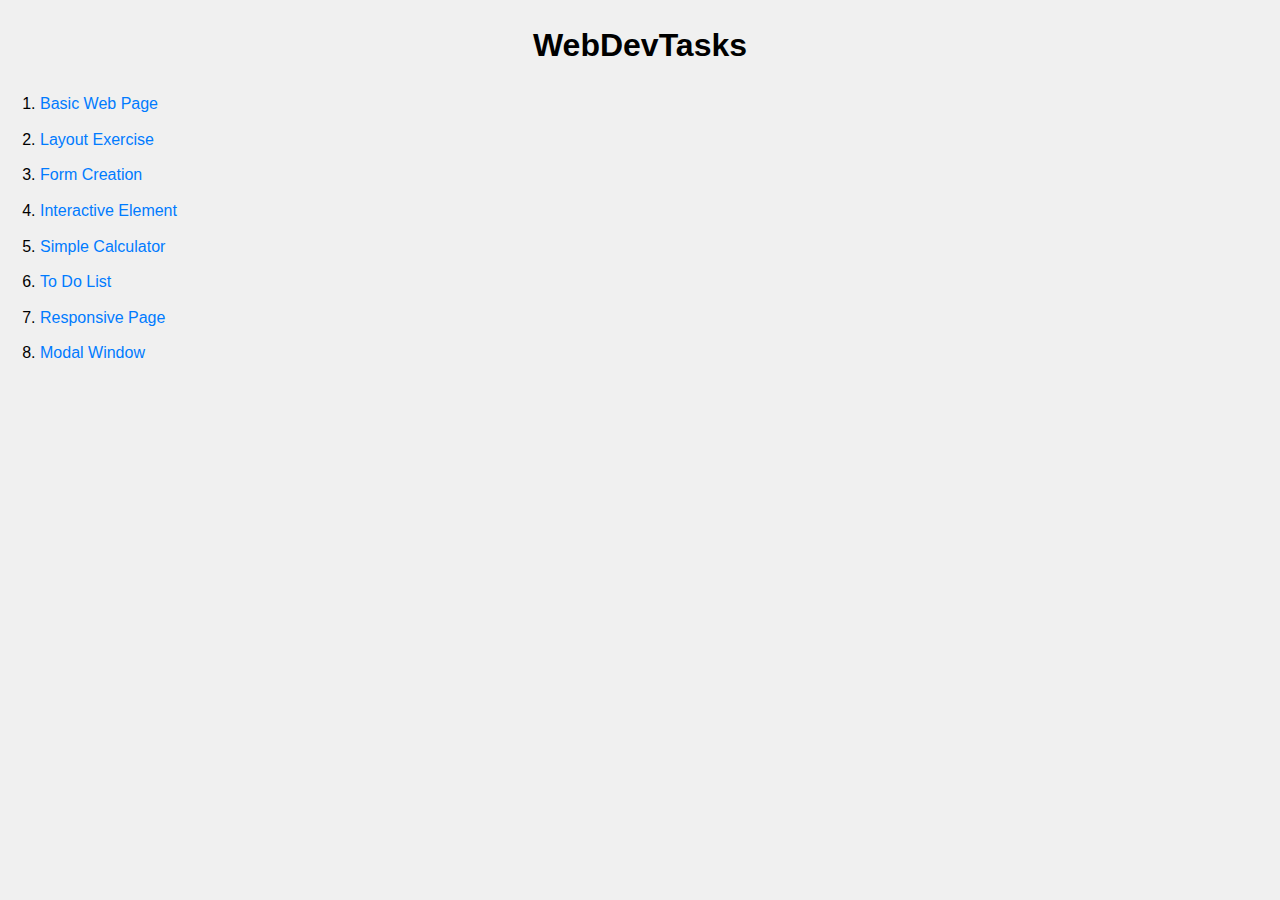
<file: index.html>
<!DOCTYPE html>
<html lang="en">
<head>
    <meta charset="UTF-8">
    <meta name="viewport" content="width=device-width, initial-scale=1.0">
    <title>WebDevTasks</title>
    <style>

body, h1, ol, li {
    margin: 0;
    padding: 0;
  }
  
  body {
    font-family: Arial, sans-serif;
    background-color: #f0f0f0;
    color: #000000;
    line-height: 1.6;
    padding: 20px;
  }
  
  h1 {
    text-align: center;
    margin-bottom: 20px;
  }
  
  ol {
    list-style-type: decimal;
    margin-left: 20px;
  }
  
  li {
    margin-bottom: 10px;
  }
  
  a {
    color: #007bff;
    text-decoration: none;
  }
  
  a:hover {
    text-decoration: underline;
  }
  
  button {
    background-color: #007bff;
    color: #fff;
    border: none;
    padding: 10px 20px;
    border-radius: 5px;
    cursor: pointer;
    margin-top: 20px;
  }


    </style>
</head>
<body>
    <h1>WebDevTasks</h1>
    <ol type="1">
        <li><a href="./Basic_Web_Page/index.html" >Basic Web Page</a></li>
        <li><a href="./Layout_Exercise/index.html">Layout Exercise</a></li>
        <li><a href="./Form_Creation/index.html" >Form Creation</a></li>
        <li><a href="./Interactive_Element/index.html" >Interactive Element</a></li>
        <li><a href="./Simple_Calculator/index.html" >Simple Calculator</a></li>
        <li><a href="./ToDoList/index.html" >To Do List</a></li>
        <li><a href="./Responsive_Page/index.html" >Responsive Page</a></li>
        <li><a href="./Modal_Window/index.html" >Modal Window</a></li>
    </ol>
</body>
</html>
</file>
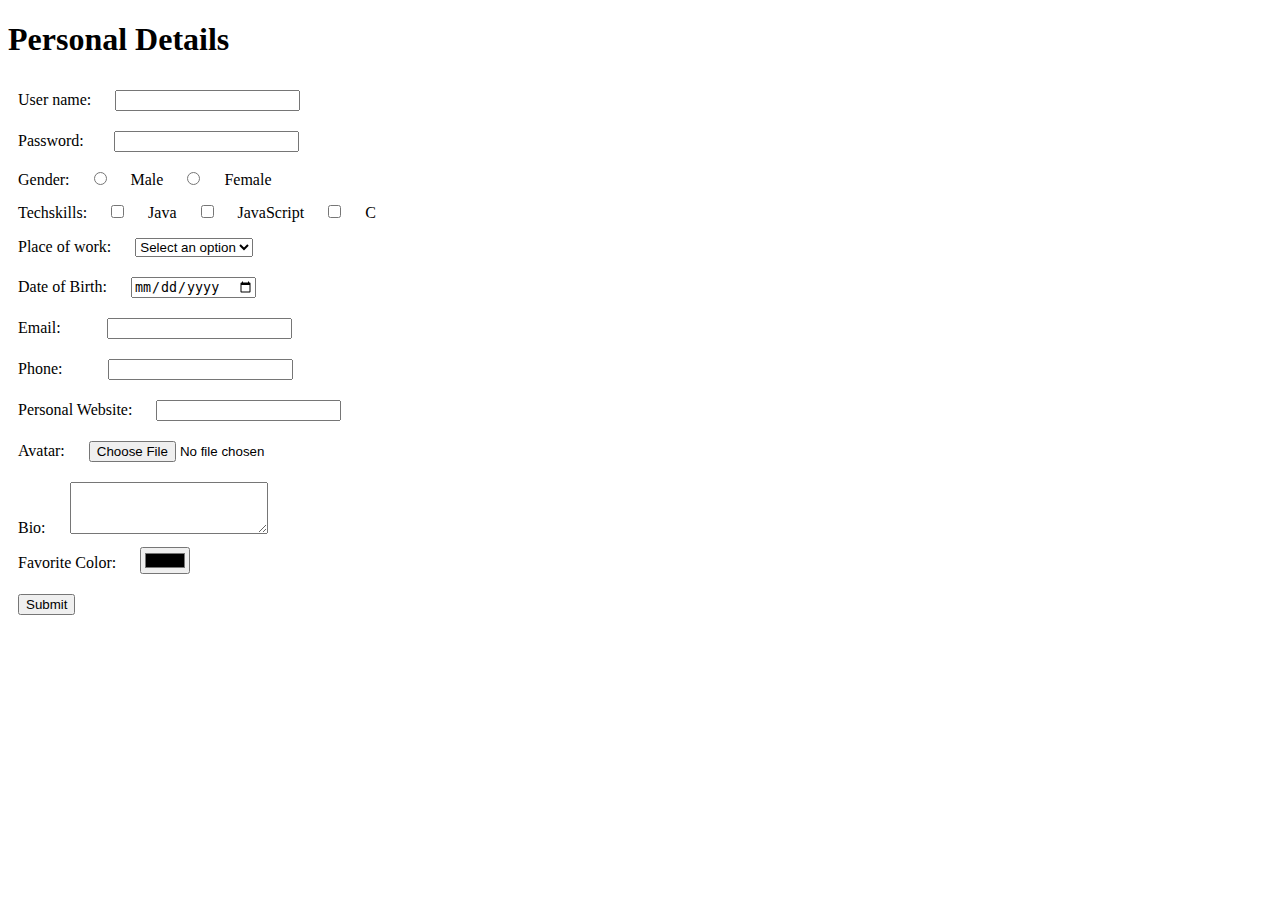
<file: Form_Creation/index.html>
<!DOCTYPE html>
<html lang="en">
<head>
    <meta charset="UTF-8">
    <meta name="viewport" content="width=device-width, initial-scale=1.0">
    <title>Form-creation</title>
    <link rel="stylesheet" href="./style.css">
</head>
<body>
    <h1>Personal Details</h1>
    <form>
        <label for="username" class="form-element">User name:</label>
        <input type="text" id="username" name="username" required minlength="3" class="form-element">
        <br>
        <label for="password" class="form-element">Password:</label>
        <input type="password" id="password" name="password" required minlength="8" class="form-element">

        <br>

        <label class="form-element">Gender:</label>
        <input type="radio" id="male" name="gender" value="Male" required class="form-element">
        <label for="male" class="form-element">Male</label>
        <input type="radio" id="female" name="gender" value="Female" required class="form-element">
        <label for="female" class="form-element">Female</label>

        <br>

        <label class="form-element">Techskills:</label>
        <input type="checkbox" id="java" name="techskills" value="Java" class="form-element">
        <label for="java" class="form-element">Java</label>
        <input type="checkbox" id="javascript" name="techskills" value="JavaScript" class="form-element">
        <label for="javascript" class="form-element">JavaScript</label>
        <input type="checkbox" id="c" name="techskills" value="C" class="form-element">
        <label for="c" class="form-element">C</label>

        <br>

        <label for="work" class="form-element">Place of work:</label>
        <select name="placeofwork" id="work" required class="form-element">
            <option value="">Select an option</option>
            <option value="Chennai">Chennai</option>
            <option value="Coimbatore">Coimbatore</option>
            <option value="Bangalore">Bangalore</option>
            <option value="Delhi">Delhi</option>
        </select>

        <br>

        <label for="birthday" class="form-element">Date of Birth:</label>
        <input type="date" id="birthday" name="birthday" required class="form-element">

        <br>

        <label for="email" class="form-element">Email:</label>
        <input type="email" id="email" name="email" required class="form-element">

        <br>

        <label for="phone" class="form-element">Phone:</label>
        <input type="tel" id="phone" name="phone" pattern="[0-9]{10}" required class="form-element">

        <br>

        <label for="website" class="form-element">Personal Website:</label>
        <input type="url" id="website" name="website" required class="form-element">

        <br>

        <label for="avatar" class="form-element">Avatar:</label>
        <input type="file" id="avatar" name="avatar" accept="image/*" class="form-element">

        <br>

        <label for="bio" class="form-element">Bio:</label>
        <textarea id="bio" name="bio" required class="form-element"></textarea>

        <br>

        <label for="color" class="form-element">Favorite Color:</label>
        <input type="color" id="color" name="color" class="form-element">

        <br>

        <input type="submit" value="Submit" class="form-element">
    </form>
</body>
</html>
</file>
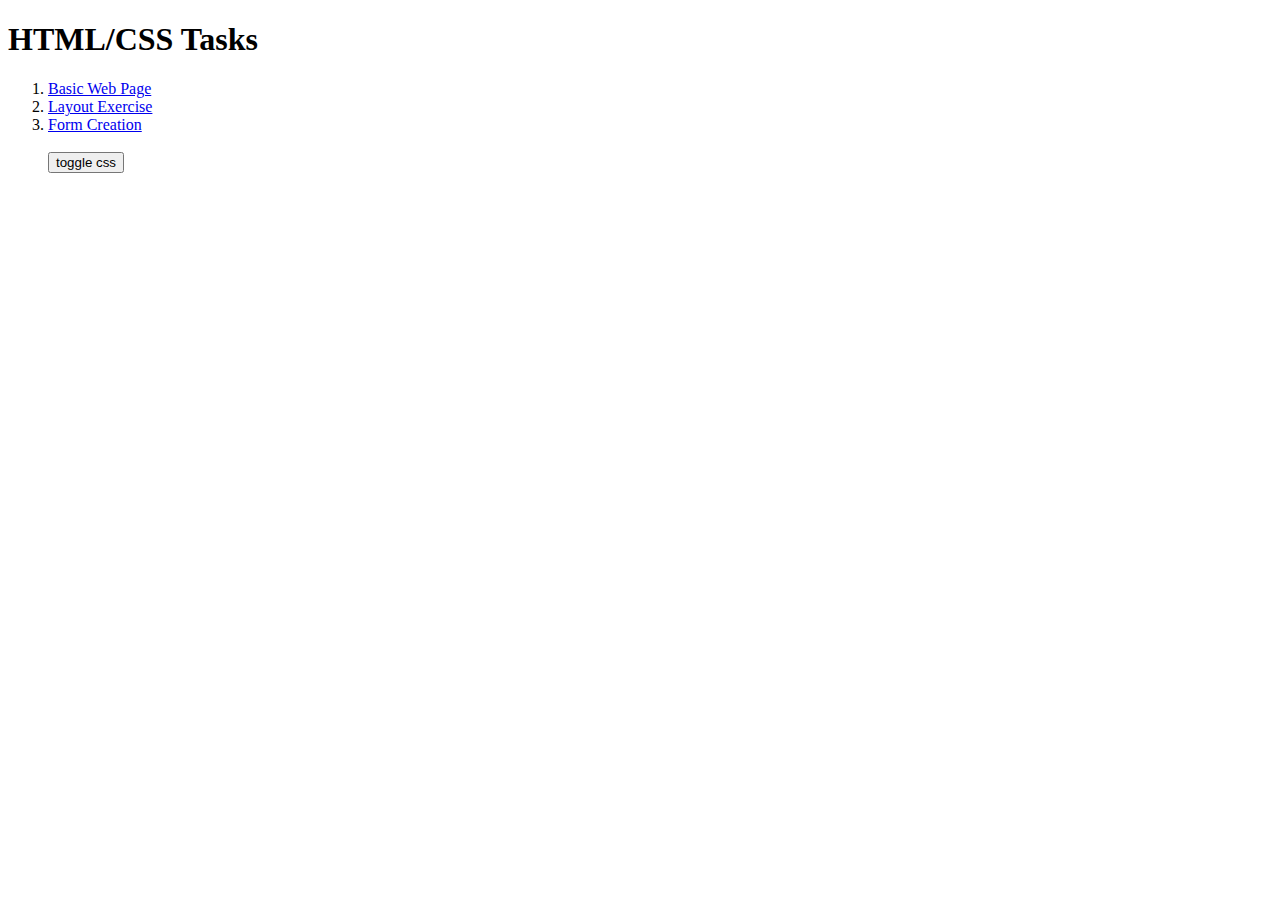
<file: Interactive_Element/index.html>
<!DOCTYPE html>
<html lang="en">
<head id="head">
    <meta charset="UTF-8">
    <meta name="viewport" content="width=device-width, initial-scale=1.0">
    <title>Toggle CSS</title>
    <script src="./backgroundchange.js"></script>
</head>
<body>
    <h1>HTML/CSS Tasks</h1>
    <ol type="1">
        <li><a href="#">Basic Web Page</a></li>
        <li><a href="#">Layout Exercise</a></li>
        <li><a href="#">Form Creation</a></li>
        <br>
        <button onclick="addCSS()" id="button">toggle css</button>
    </ol>
</body>
</html>
</file>
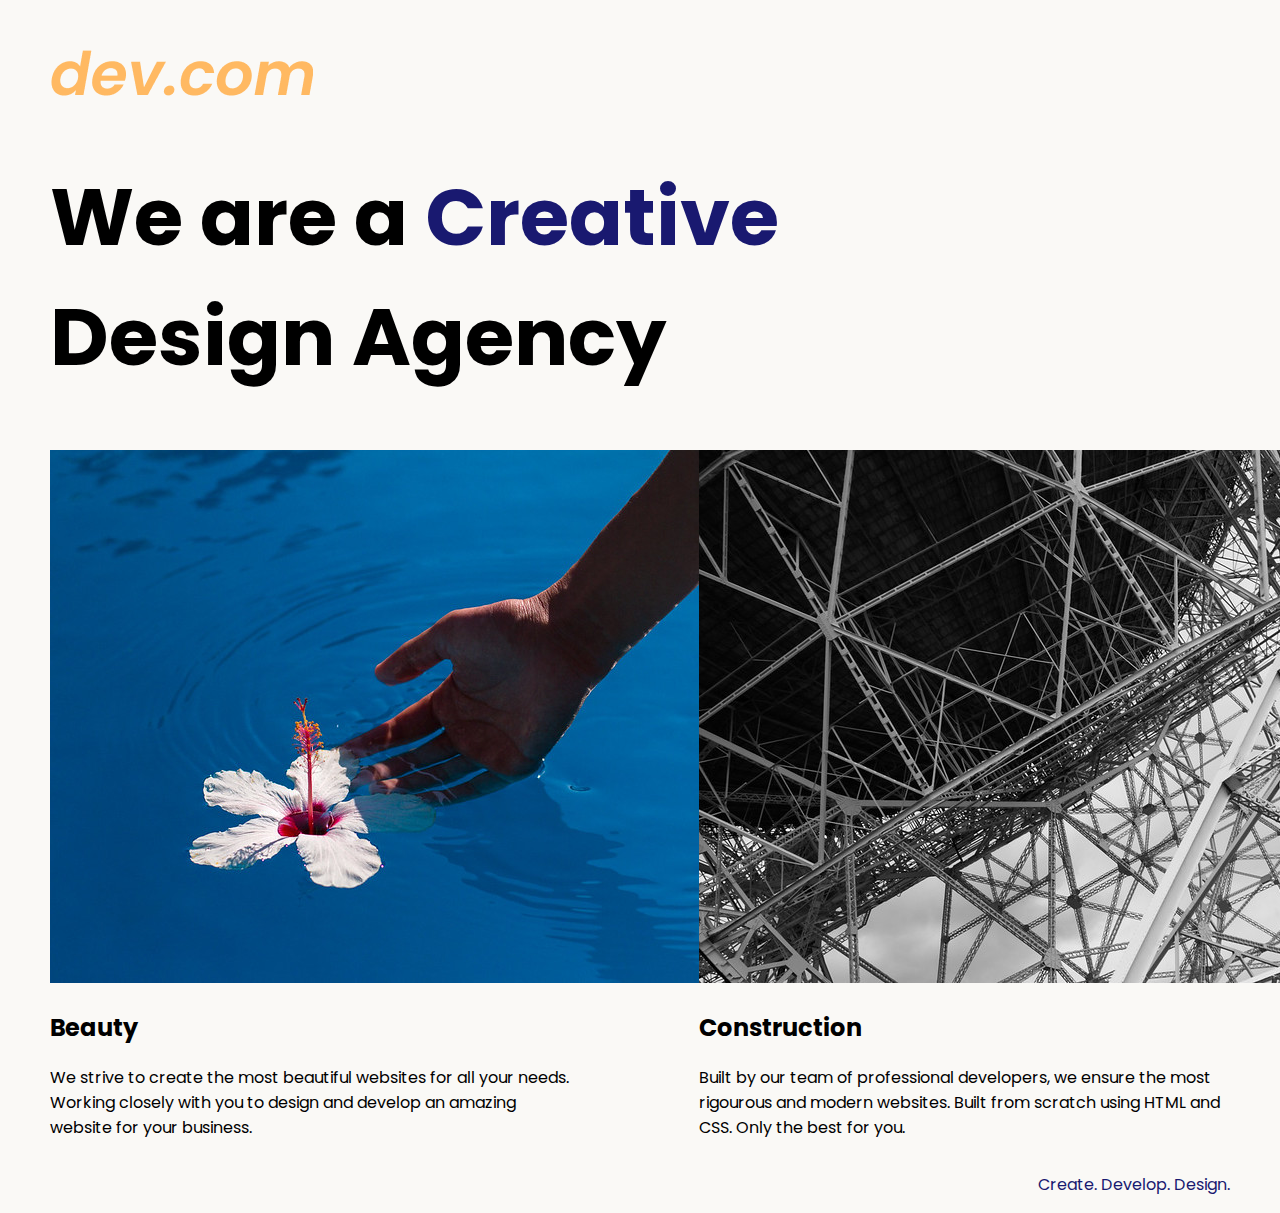
<file: Layout_Exercise/index.html>
<!DOCTYPE html>
<html lang="en">

<head>
  <meta charset="UTF-8">
  <meta name="viewport" content="width=device-width, initial-scale=1.0">
  <title>Agency</title>
  <link rel="stylesheet" href="./style.css">
  <link rel="preconnect" href="https://fonts.googleapis.com">
  <link rel="preconnect" href="https://fonts.gstatic.com" crossorigin>
  <link href="https://fonts.googleapis.com/css2?family=Poppins:wght@400;700&display=swap" rel="stylesheet">
</head>

<body>
  <div class="main">
    <img class="logo" src="./assets/images/logo.png" alt="logo">
    <h1>We are a <span class="creative">Creative</span> <br/>Design Agency</h1>
    <div class="left card"><img class="tile-image" src="./assets/images/beautiful.jpg" alt="hand and flower in water">
      <h2 class="card-title">Beauty</h2>
      <p class="card-text">We strive to create the most beautiful websites for all your needs. Working closely with you
        to
        design and
        develop an amazing website for your business.</p>
    </div>

    <div class="right card"><img class="tile-image" src="./assets/images/construction.jpg" alt="metal structure">
      <h2 class="card-title">Construction</h2>
      <p>Built by our team of professional developers, we ensure the most rigourous and modern websites. Built from
        scratch using HTML and CSS. Only the best for you.</p>
    </div>

  </div>
  <footer>
    <p>Create. Develop. Design.</p>
  </footer>
</body>

</html>
</file>
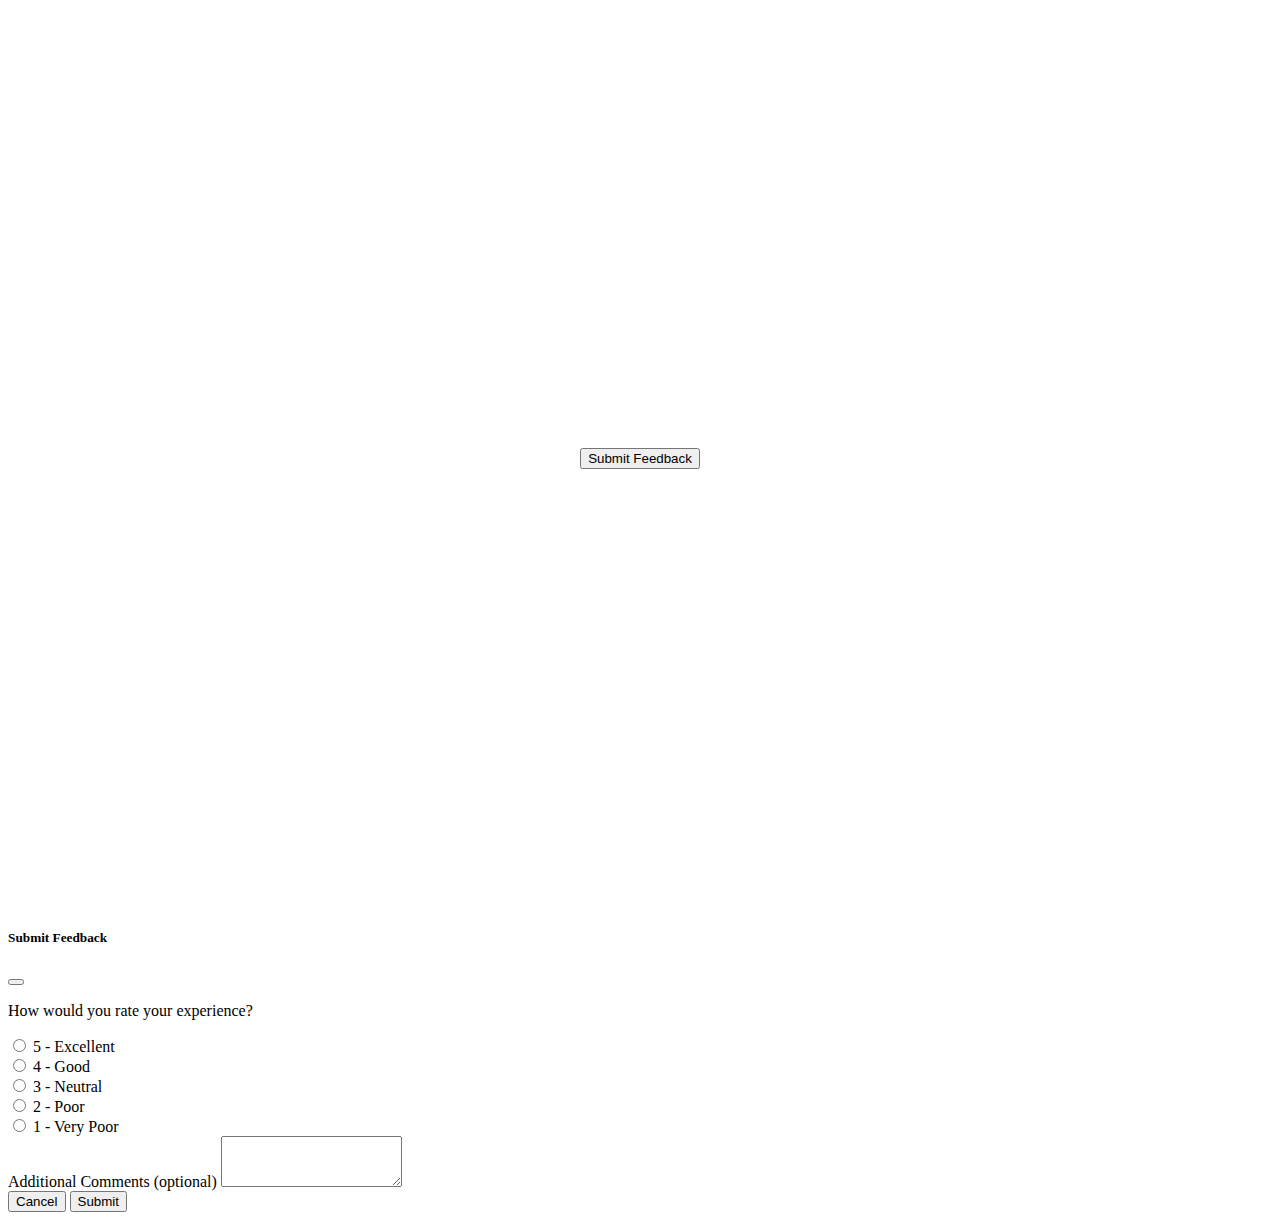
<file: Modal_Window/index.html>
<!DOCTYPE html>
<html lang="en">
<head>
    <meta charset="UTF-8">
    <meta name="viewport" content="width=device-width, initial-scale=1.0">
    <title>Document</title>
    <link href="https://cdn.jsdelivr.net/npm/bootstrap@5.0.2/dist/css/bootstrap.min.css" rel="stylesheet" integrity="sha384-EVSTQN3/azprG1Anm3QDgpJLIm9Nao0Yz1ztcQTwFspd3yD65VohhpuuCOmLASjC" crossorigin="anonymous">
    <style>
      .center-button {
          display: flex;
          justify-content: center;
          align-items: center;
          height: 100vh;
      }
  </style>
</head>
<body>
  <div class="center-button">
  <button type="button" class="btn btn-primary" data-bs-toggle="modal" data-bs-target="#feedbackModal">
    Submit Feedback
</button></div>
<div class="modal fade" id="feedbackModal" tabindex="-1" aria-labelledby="feedbackModalLabel" aria-hidden="true">
    <div class="modal-dialog modal-dialog-centered">
        <div class="modal-content">
            <div class="modal-header">
                <h5 class="modal-title" id="feedbackModalLabel">Submit Feedback</h5>
                <button type="button" class="btn-close" data-bs-dismiss="modal" aria-label="Close"></button>
            </div>
            <div class="modal-body">
                <p>How would you rate your experience?</p>
                <div class="form-check">
                    <input class="form-check-input" type="radio" name="rating" id="rating1" value="5">
                    <label class="form-check-label" for="rating1">5 - Excellent</label>
                </div>
                <div class="form-check">
                    <input class="form-check-input" type="radio" name="rating" id="rating2" value="4">
                    <label class="form-check-label" for="rating2">4 - Good</label>
                </div>
                <div class="form-check">
                    <input class="form-check-input" type="radio" name="rating" id="rating3" value="3">
                    <label class="form-check-label" for="rating3">3 - Neutral</label>
                </div>
                <div class="form-check">
                    <input class="form-check-input" type="radio" name="rating" id="rating4" value="2">
                    <label class="form-check-label" for="rating4">2 - Poor</label>
                </div>
                <div class="form-check">
                    <input class="form-check-input" type="radio" name="rating" id="rating5" value="1">
                    <label class="form-check-label" for="rating5">1 - Very Poor</label>
                </div>
                <div class="form-group mt-3">
                    <label for="feedbackText">Additional Comments (optional)</label>
                    <textarea class="form-control" id="feedbackText" rows="3"></textarea>
                </div>
            </div>
            <div class="modal-footer">
                <button type="button" class="btn btn-secondary" data-bs-dismiss="modal">Cancel</button>
                <button type="button" class="btn btn-primary">Submit</button>
            </div>
        </div>
    </div>
</div>
<script src="https://cdn.jsdelivr.net/npm/@popperjs/core@2.9.2/dist/umd/popper.min.js" integrity="sha384-IQsoLXl5PILFhosVNubq5LC7Qb9DXgDA9i+tQ8Zj3iwWAwPtgFTxbJ8NT4GN1R8p" crossorigin="anonymous"></script>
<script src="https://cdn.jsdelivr.net/npm/bootstrap@5.0.2/dist/js/bootstrap.min.js" integrity="sha384-cVKIPhGWiC2Al4u+LWgxfKTRIcfu0JTxR+EQDz/bgldoEyl4H0zUF0QKbrJ0EcQF" crossorigin="anonymous"></script>
<script src="https://cdn.jsdelivr.net/npm/bootstrap@5.0.2/dist/js/bootstrap.bundle.min.js" integrity="sha384-MrcW6ZMFYlzcLA8Nl+NtUVF0sA7MsXsP1UyJoMp4YLEuNSfAP+JcXn/tWtIaxVXM" crossorigin="anonymous"></script>
</body>
</html>
</file>
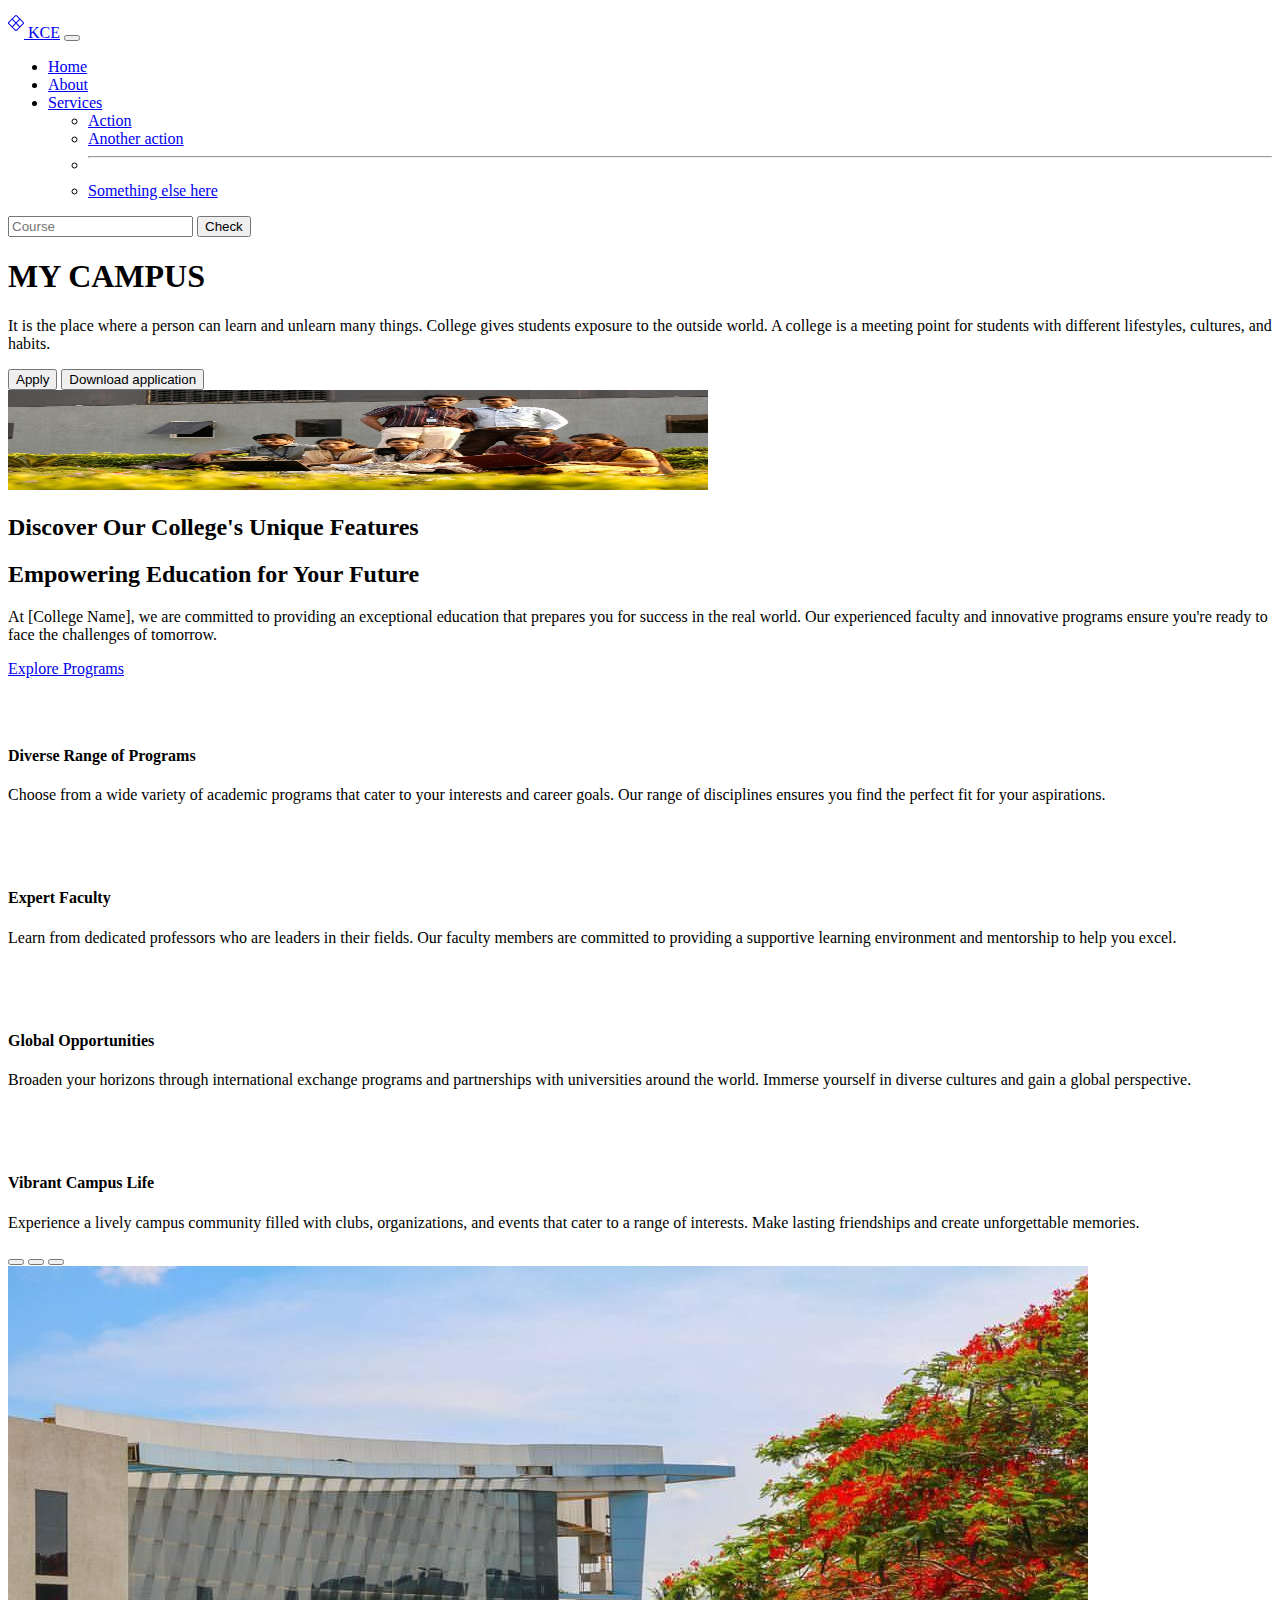
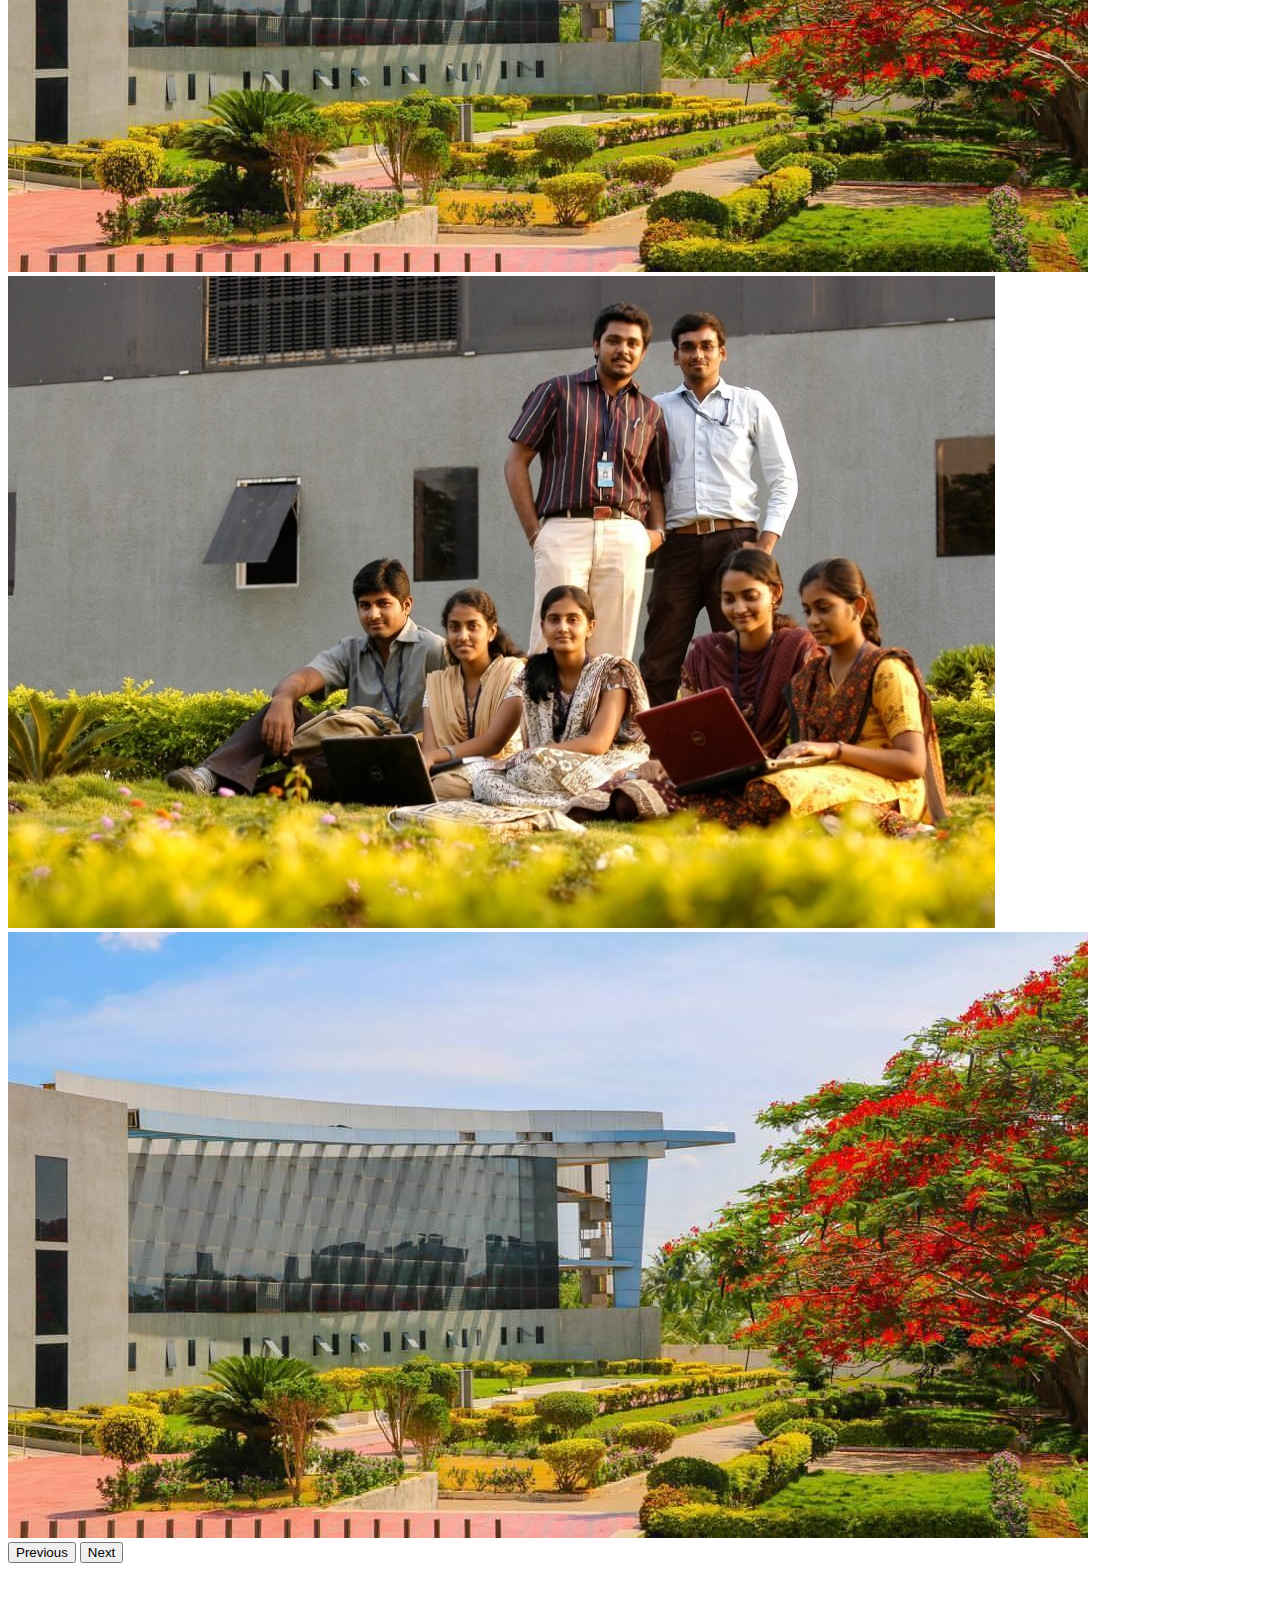
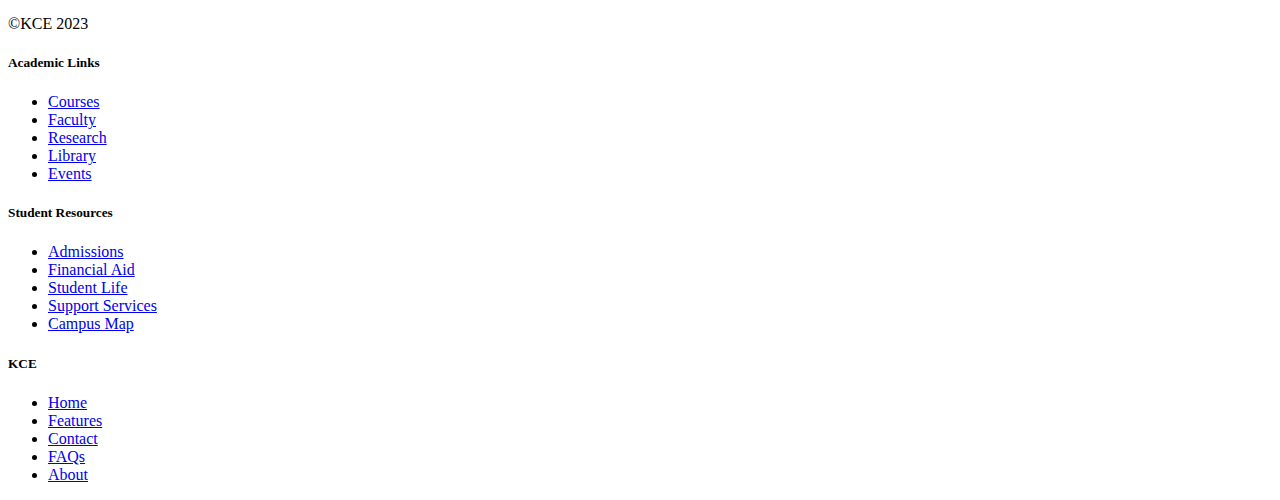
<file: Responsive_Page/index.html>
<!DOCTYPE html>
<html lang="en">

<head>
  <meta charset="UTF-8">
  <meta name="viewport" content="width=device-width, initial-scale=1.0">
  <title>Responsive_Page</title>
  <link href="https://cdn.jsdelivr.net/npm/bootstrap@5.3.0-alpha2/dist/css/bootstrap.min.css" rel="stylesheet"
    integrity="sha384-aFq/bzH65dt+w6FI2ooMVUpc+21e0SRygnTpmBvdBgSdnuTN7QbdgL+OapgHtvPp" crossorigin="anonymous">
</head>

<style>
.feature-icon-small {
  width: 3rem;
  height: 3rem;
}</style>
<body>
  <nav class="navbar navbar-expand-lg bg-body-tertiary">
    <div class="container-fluid">
      <a class="navbar-brand" href="#"><svg xmlns="http://www.w3.org/2000/svg" width="16" height="30" fill="currentColor" class="bi bi-x-diamond" viewBox="0 0 16 16">
        <path d="M7.987 16a1.526 1.526 0 0 1-1.07-.448L.45 9.082a1.531 1.531 0 0 1 0-2.165L6.917.45a1.531 1.531 0 0 1 2.166 0l6.469 6.468A1.526 1.526 0 0 1 16 8.013a1.526 1.526 0 0 1-.448 1.07l-6.47 6.469A1.526 1.526 0 0 1 7.988 16zM7.639 1.17 4.766 4.044 8 7.278l3.234-3.234L8.361 1.17a.51.51 0 0 0-.722 0zM8.722 8l3.234 3.234 2.873-2.873c.2-.2.2-.523 0-.722l-2.873-2.873L8.722 8zM8 8.722l-3.234 3.234 2.873 2.873c.2.2.523.2.722 0l2.873-2.873L8 8.722zM7.278 8 4.044 4.766 1.17 7.639a.511.511 0 0 0 0 .722l2.874 2.873L7.278 8z"/>
      </svg> KCE</a>
      <button class="navbar-toggler" type="button" data-bs-toggle="collapse" data-bs-target="#navbarSupportedContent" aria-controls="navbarSupportedContent" aria-expanded="false" aria-label="Toggle navigation">
        <span class="navbar-toggler-icon"></span>
      </button>
      <div class="collapse navbar-collapse" id="navbarSupportedContent">
        <ul class="navbar-nav me-auto mb-2 mb-lg-0">
          <li class="nav-item">
            <a class="nav-link active" aria-current="page" href="#">Home</a>
          </li>
          <li class="nav-item">
            <a class="nav-link" href="#">About</a>
          </li>
          <li class="nav-item dropdown">
            <a class="nav-link dropdown-toggle" href="#" role="button" data-bs-toggle="dropdown" aria-expanded="false">
              Services
            </a>
            <ul class="dropdown-menu">
              <li><a class="dropdown-item" href="#">Action</a></li>
              <li><a class="dropdown-item" href="#">Another action</a></li>
              <li><hr class="dropdown-divider"></li>
              <li><a class="dropdown-item" href="#">Something else here</a></li>
            </ul>
          </li>
        </ul>
        <form class="d-flex" role="search">
          <input class="form-control me-2" type="search" placeholder="Course" aria-label="Search">
          <button class="btn btn-outline-success" type="submit">Check</button>
        </form>
      </div>
    </div>
  </nav>
  <div class="px-4 pt-5 my-5 text-center border-bottom">
    <h1 class="display-4 fw-bold text-body-emphasis">MY CAMPUS</h1>
    <div class="col-lg-6 mx-auto">
      <p class="lead mb-4">It is the place where a person can learn and unlearn many things. College gives students exposure to the outside world. A college is a meeting point for students with different lifestyles, cultures, and habits.</p>
      <div class="d-grid gap-2 d-sm-flex justify-content-sm-center mb-5">
        <button type="button" class="btn btn-primary btn-lg px-4 me-sm-3">Apply</button>
        <button type="button" class="btn btn-outline-secondary btn-lg px-4">Download application</button>
      </div>
    </div>
    <div class="overflow-hidden" style="max-height: 30vh;">
      <div class="container px-5">
        <img src="./assets/students.jpg" class="img-fluid border rounded-3 shadow-lg mb-4" alt="stundentsimage" width="700" height="100" loading="lazy">
      </div>
    </div>
  </div>
  <div class="container px-4 py-5">
    <h2 class="pb-2 border-bottom">Discover Our College's Unique Features</h2>

    <div class="row row-cols-1 row-cols-md-2 align-items-md-center g-5 py-5">
      <div class="col d-flex flex-column align-items-start gap-2">
        <h2 class="fw-bold text-body-emphasis">Empowering Education for Your Future</h2>
        <p class="text-body-secondary">At [College Name], we are committed to providing an exceptional education that prepares you for success in the real world. Our experienced faculty and innovative programs ensure you're ready to face the challenges of tomorrow.</p>
        <a href="#" class="btn btn-primary btn-lg">Explore Programs</a>
      </div>

      <div class="col">
        <div class="row row-cols-1 row-cols-sm-2 g-4">
          <div class="col d-flex flex-column gap-2">
            <div class="feature-icon-small d-inline-flex align-items-center justify-content-center text-bg-primary bg-gradient fs-4 rounded-3">
              <img src="./assets/bus-front.svg" alt="programs" height="30">
            </div>
            <h4 class="fw-semibold mb-0 text-body-emphasis">Diverse Range of Programs</h4>
            <p class="text-body-secondary">Choose from a wide variety of academic programs that cater to your interests and career goals. Our range of disciplines ensures you find the perfect fit for your aspirations.</p>
          </div>

          <div class="col d-flex flex-column gap-2">
            <div class="feature-icon-small d-inline-flex align-items-center justify-content-center text-bg-primary bg-gradient fs-4 rounded-3">
              <img src="./assets/briefcase.svg" alt="Opportunities" height="30">
            </div>
            <h4 class="fw-semibold mb-0 text-body-emphasis">Expert Faculty</h4>
            <p class="text-body-secondary">Learn from dedicated professors who are leaders in their fields. Our faculty members are committed to providing a supportive learning environment and mentorship to help you excel.</p>
          </div>

          <div class="col d-flex flex-column gap-2">
            <div class="feature-icon-small d-inline-flex align-items-center justify-content-center text-bg-primary bg-gradient fs-4 rounded-3">
              <img src="./assets/chat-square-heart.svg" alt="experience" height="30">
            </div>
            <h4 class="fw-semibold mb-0 text-body-emphasis">Global Opportunities</h4>
            <p class="text-body-secondary">Broaden your horizons through international exchange programs and partnerships with universities around the world. Immerse yourself in diverse cultures and gain a global perspective.</p>
          </div>

          <div class="col d-flex flex-column gap-2">
            <div class="feature-icon-small d-inline-flex align-items-center justify-content-center text-bg-primary bg-gradient fs-4 rounded-3">
              <img src="./assets/chat-square-heart.svg" alt="campus" height="30">
            </div>
            <h4 class="fw-semibold mb-0 text-body-emphasis">Vibrant Campus Life</h4>
            <p class="text-body-secondary">Experience a lively campus community filled with clubs, organizations, and events that cater to a range of interests. Make lasting friendships and create unforgettable memories.</p>
          </div>
        </div>
      </div>
    </div>
  </div>
  <div class="container">
    <div id="carouselExampleIndicators" class="carousel slide">
      <div class="carousel-indicators">
        <button type="button" data-bs-target="#carouselExampleIndicators" data-bs-slide-to="0" class="active"
          aria-current="true" aria-label="Slide 1"></button>
        <button type="button" data-bs-target="#carouselExampleIndicators" data-bs-slide-to="1"
          aria-label="Slide 2"></button>
        <button type="button" data-bs-target="#carouselExampleIndicators" data-bs-slide-to="2"
          aria-label="Slide 3"></button>
      </div>
      <div class="carousel-inner">
        <div class="carousel-item active">
          <img src="./assets/auditorium.jpg" class="d-block w-100" alt="auditorium">
        </div>
        <div class="carousel-item">
          <img src="./assets/students.jpg" class="d-block w-100" alt="students">
        </div>
        <div class="carousel-item">
          <img src="./assets/auditorium.jpg" class="d-block w-100" alt="auditorium">
        </div>
      </div>
      <button class="carousel-control-prev" type="button" data-bs-target="#carouselExampleIndicators"
        data-bs-slide="prev">
        <span class="carousel-control-prev-icon" aria-hidden="true"></span>
        <span class="visually-hidden">Previous</span>
      </button>
      <button class="carousel-control-next" type="button" data-bs-target="#carouselExampleIndicators"
        data-bs-slide="next">
        <span class="carousel-control-next-icon" aria-hidden="true"></span>
        <span class="visually-hidden">Next</span>
      </button>
    </div>
  </div>

  <div class="container">
    <footer class="row row-cols-1 row-cols-sm-2 row-cols-md-5 py-5 my-5 border-top">
      <div class="col mb-3">
        <a href="/" class="d-flex align-items-center mb-3 link-body-emphasis text-decoration-none">
          <svg class="bi me-2" width="40" height="32">
            <use xlink:href="#bootstrap"></use>
          </svg>
        </a>
        <p class="text-body-secondary">©KCE 2023</p>
      </div>

      <div class="col mb-3">
      </div>
                <div class="col mb-3">
                    <h5>Academic Links</h5>
                    <ul class="nav flex-column">
                        <li class="nav-item mb-2"><a href="#" class="nav-link p-0 text-body-secondary">Courses</a></li>
                        <li class="nav-item mb-2"><a href="#" class="nav-link p-0 text-body-secondary">Faculty</a></li>
                        <li class="nav-item mb-2"><a href="#" class="nav-link p-0 text-body-secondary">Research</a></li>
                        <li class="nav-item mb-2"><a href="#" class="nav-link p-0 text-body-secondary">Library</a></li>
                        <li class="nav-item mb-2"><a href="#" class="nav-link p-0 text-body-secondary">Events</a></li>
                    </ul>
                </div>
    
                <div class="col mb-3">
                    <h5>Student Resources</h5>
                    <ul class="nav flex-column">
                        <li class="nav-item mb-2"><a href="#" class="nav-link p-0 text-body-secondary">Admissions</a></li>
                        <li class="nav-item mb-2"><a href="#" class="nav-link p-0 text-body-secondary">Financial Aid</a></li>
                        <li class="nav-item mb-2"><a href="#" class="nav-link p-0 text-body-secondary">Student Life</a></li>
                        <li class="nav-item mb-2"><a href="#" class="nav-link p-0 text-body-secondary">Support Services</a></li>
                        <li class="nav-item mb-2"><a href="#" class="nav-link p-0 text-body-secondary">Campus Map</a></li>
                    </ul>
                </div>

      <div class="col mb-3">
        <h5>KCE</h5>
        <ul class="nav flex-column">
          <li class="nav-item mb-2"><a href="#" class="nav-link p-0 text-body-secondary">Home</a></li>
          <li class="nav-item mb-2"><a href="#" class="nav-link p-0 text-body-secondary">Features</a></li>
          <li class="nav-item mb-2"><a href="#" class="nav-link p-0 text-body-secondary">Contact</a></li>
          <li class="nav-item mb-2"><a href="#" class="nav-link p-0 text-body-secondary">FAQs</a></li>
          <li class="nav-item mb-2"><a href="#" class="nav-link p-0 text-body-secondary">About</a></li>
        </ul>
      </div>
    </footer>
  </div>


<script src="https://cdn.jsdelivr.net/npm/bootstrap@5.3.1/dist/js/bootstrap.bundle.min.js" integrity="sha384-HwwvtgBNo3bZJJLYd8oVXjrBZt8cqVSpeBNS5n7C8IVInixGAoxmnlMuBnhbgrkm" crossorigin="anonymous"></script>
</body>

</html>
</file>
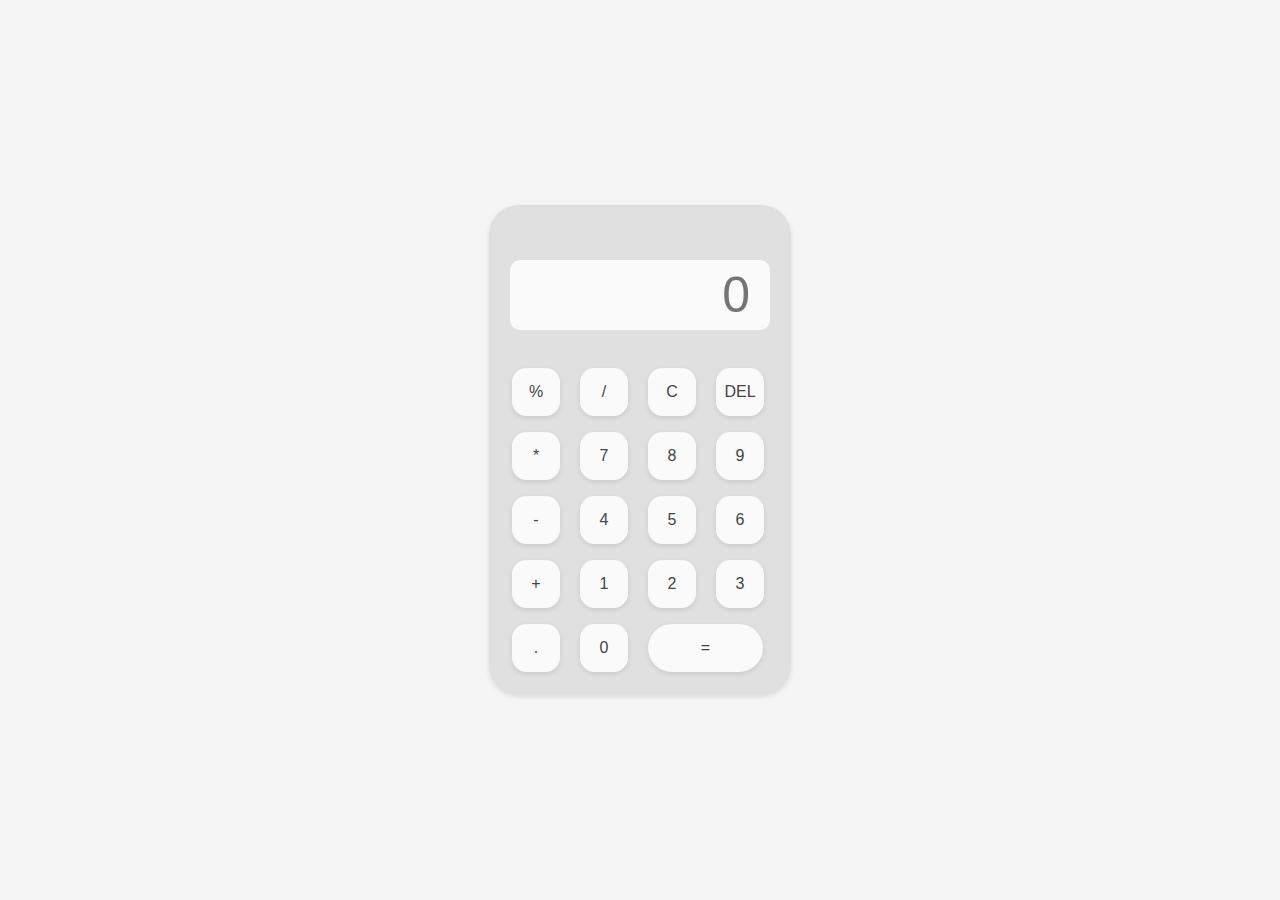
<file: Simple_Calculator/index.html>
<!DOCTYPE html>
<html lang="en">
<head>
  <meta charset="UTF-8">
  <meta name="viewport" content="width=device-width, initial-scale=1.0">
  <link rel="stylesheet" href="style.css">
  <title>Calculator</title>
</head>
<body>
  <div class="container">
    <div class="calculator">
      <input type="text" placeholder="0" id="output-screen">
      <button onclick="appendToDisplay('%')">%</button>
      <button onclick="appendToDisplay('/')">/</button>
      <button onclick="clearDisplay()">C</button>
      <button onclick="del()">DEL</button>
      <button onclick="appendToDisplay('*')">*</button>
      <button onclick="appendToDisplay('7')">7</button>
      <button onclick="appendToDisplay('8')">8</button>
      <button onclick="appendToDisplay('9')">9</button>
      <button onclick="appendToDisplay('-')">-</button>
      <button onclick="appendToDisplay('4')">4</button>
      <button onclick="appendToDisplay('5')">5</button>
      <button onclick="appendToDisplay('6')">6</button>
      <button onclick="appendToDisplay('+')">+</button>
      <button onclick="appendToDisplay('1')">1</button>
      <button onclick="appendToDisplay('2')">2</button>
      <button onclick="appendToDisplay('3')">3</button>
      <button onclick="appendToDisplay('.')">.</button>
      <button onclick="appendToDisplay('0')">0</button>
      <button onclick="calculateResult()" class="equal" id="equals">=</button>
    </div>
  </div>
  <script src="script.js"></script>
</body>
</html>
</file>
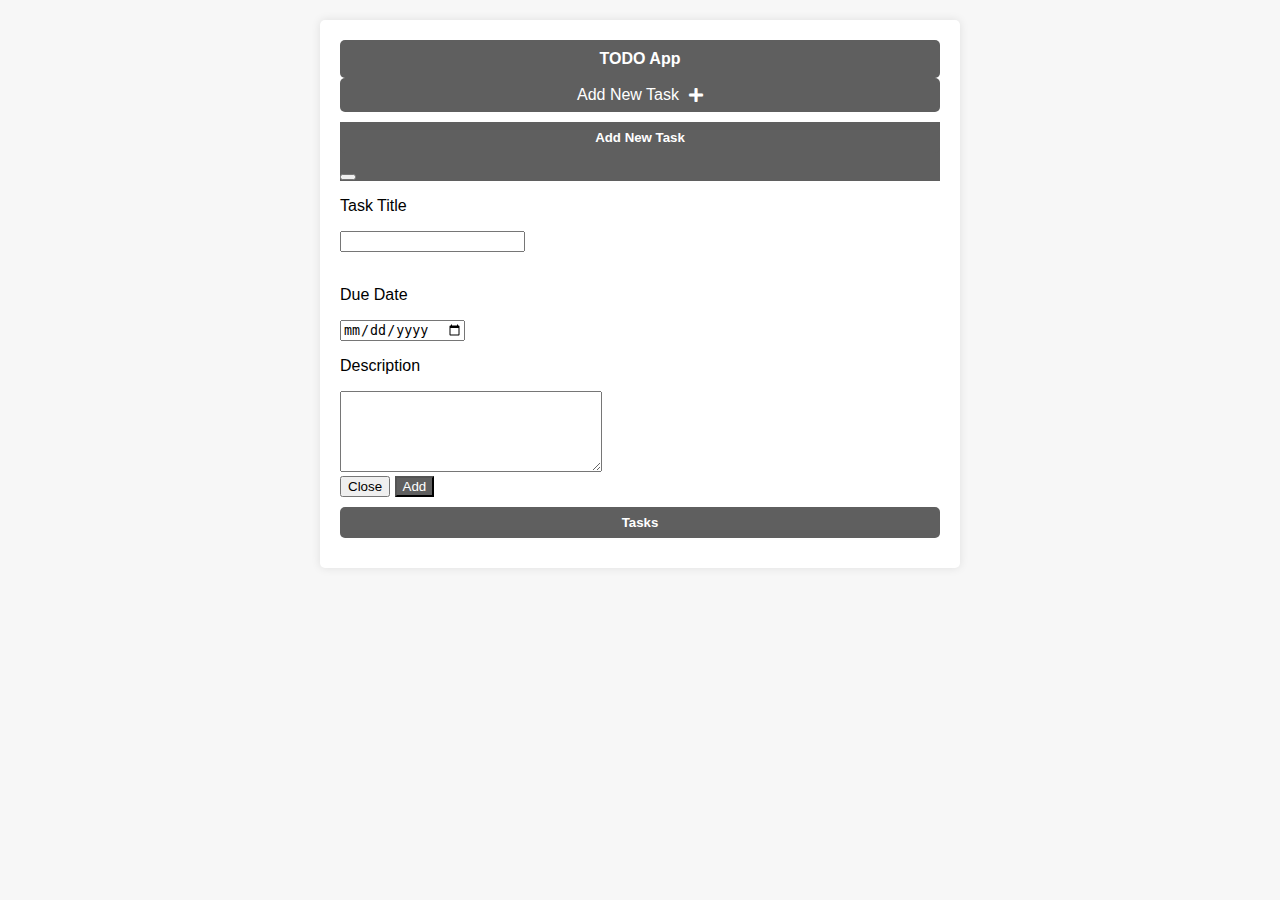
<file: ToDoList/index.html>
<!DOCTYPE html>
<html lang="en">

<head>
  <link rel="stylesheet" href="https://cdnjs.cloudflare.com/ajax/libs/font-awesome/5.15.4/css/all.min.css" />

  <meta charset="UTF-8">
  <meta http-equiv="X-UA-Compatible" content="IE=edge">
  <meta name="viewport" content="width=device-width, initial-scale=1.0">
  <title>TODO App</title>
  <link href="https://cdn.jsdelivr.net/npm/bootstrap@5.1.3/dist/css/bootstrap.min.css" rel="stylesheet"
    integrity="sha384-1BmE4kWBq78iYhFldvKuhfTAU6auU8tT94WrHftjDbrCEXSU1oBoqyl2QvZ6jIW3" crossorigin="anonymous">

  <link rel="stylesheet" href="style.css">

</head>

<body>
  <div class="app">
    <h4 class="mb-3">TODO App</h4>


    <div id="addNew" data-bs-toggle="modal" data-bs-target="#form">
      <span>Add New Task</span>
      <i class="fas fa-plus"></i>
    </div>
    <form class="modal fade" id="form" tabindex="-1" aria-labelledby="exampleModalLabel" aria-hidden="true">
      <div class="modal-dialog">
        <div class="modal-content">
          <div class="modal-header">
            <h5 class="modal-title" id="exampleModalLabel">Add New Task</h5>
            <button type="button" class="btn-close" data-bs-dismiss="modal" aria-label="Close"></button>
          </div>
          <div class="modal-body">
            <p>Task Title</p>
            <input type="text" class="form-control" name="" id="textInput">
            <div id="msg"></div>
            <br>
            <p>Due Date</p>
            <input type="date" class="form-control" name="" id="dateInput">
            <br>
            <p>Description</p>
            <textarea name="" class="form-control" id="textarea" cols="30" rows="5"></textarea>
          </div>
          <div class="modal-footer">
            <button type="button" class="btn btn-secondary" data-bs-dismiss="modal">Close</button>
            <button type="submit" id="add" class="btn btn-primary">Add</button>
          </div>
        </div>
      </div>
    </form>

    <h5 class="text-center my-3">Tasks</h5>

    <div id="tasks">

    </div>
  </div>
</body>
<script src="main.js"></script>
<script src="https://cdn.jsdelivr.net/npm/bootstrap@5.1.3/dist/js/bootstrap.bundle.min.js"
  integrity="sha384-ka7Sk0Gln4gmtz2MlQnikT1wXgYsOg+OMhuP+IlRH9sENBO0LRn5q+8nbTov4+1p" crossorigin="anonymous"></script>

</html>
</file>
<file: Form_Creation/style.css>
.form-element{
    margin: 10px;
}
#bio{
    margin-bottom: -1px;
    padding: 10px;
}
#password{
    margin-left: 1rem;
}
#email{
    margin-left: 2rem;
}
#phone{
    margin-left: 2rem;
}
</file>
<file: Layout_Exercise/style.css>
body {
  font-family: "Poppins", sans-serif;
  margin: 50px 50px 0 50px;
  background-color: #faf9f6;
  display: flex;
  flex-direction: column;
  min-height: 95vh;
}
.main {
  flex: 1;
}
h1 {
  font-size: 5rem;
}
footer {
  text-align: right;
  color: midnightblue;
}

.title-image{
  height: 200px;
  float: left;
  margin-right: 50px;
}
.card{
  width:45%;
}
.left {
  float: left;
}
.right {
  float: right;
}
.creative {
  color: midnightblue;
}
@media (max-width: 680px){
  .logo{
    width: 100px;
  }
  h1{
    font-size: 3.5rem;
    text-align: center;
  }
  .card {
    width: 100%;
    display: block;
    margin-bottom: 30px;
    text-align: justify;
  }
  .card img {
    margin-bottom: 10px;
    width: 100%;
    display: inline;
    object-fit: cover;
  }
}
</file>
<file: Simple_Calculator/style.css>
* {
  margin: 0;
  padding: 0;
  box-sizing: border-box;
  background-color: #f5f5f5;
  font-family: sans-serif;
  outline: none;
}

.container {
  height: 100vh;
  display: flex;
  justify-content: center;
  align-items: center;
}

.calculator {
  background-color: #e0e0e0;
  padding: 15px;
  border-radius: 30px;
  box-shadow: 0 2px 5px rgba(0, 0, 0, 0.1);
  display: grid;
  grid-template-columns: repeat(4, 68px);
}

input {
  grid-column: span 4;
  height: 70px;
  width: 260px;
  background-color: #fafafa;
  border: none;
  border-radius: 10px;
  color: #555;
  font-size: 50px;
  text-align: end;
  margin: auto;
  margin-top: 40px;
  margin-bottom: 30px;
  padding: 20px;
}

button {
  height: 48px;
  width: 48px;
  background-color: #fafafa;
  border: none;
  border-radius: 30%;
  margin: 8px;
  font-size: 16px;
  color: #444;
  box-shadow: 0 2px 5px rgba(0, 0, 0, 0.1);
}

button:hover {
  background-color: #e0e0e0;
}

.equal {
  width: 115px;
  border-radius: 500px;
}
</file>
<file: ToDoList/style.css>
body {
  font-family: Arial, sans-serif;
  margin: 0;
  padding: 0;
  background-color: #f7f7f7;
}

.app {
  max-width: 600px;
  margin: 20px auto;
  padding: 20px;
  box-shadow: 0 0 10px rgba(0, 0, 0, 0.1);
  border-radius: 5px;
  background-color: #fff;
}

h4 {
  background-color: #5f5f5f;
  color: #fff;
  padding: 10px;
  text-align: center;
  margin: 0;
  border-radius: 5px;
}

#addNew {
  cursor: pointer;
  background-color: #5f5f5f;
  color: #fff;
  padding: 8px 12px;
  border-radius: 5px;
  display: flex;
  justify-content: center;
  align-items: center;
  margin-bottom: 10px;
}

#addNew:hover {
  background-color: #4b4a4a;
}

#addNew i {
  margin-left: 10px;
}

.modal-header {
  background-color: #5f5f5f;
  color: #fff;
}

.modal-footer .btn-primary {
  background-color: #5f5f5f;
  color: #fff;
}

h5 {
  background-color: #5f5f5f;
  color: #fff;
  padding: 8px;
  text-align: center;
  margin: 10px 0;
border-radius: 5px;
}

.task-item {
  background-color: #f5f5f5;
  border: 1px solid #ddd;
  padding: 10px;
  margin-bottom: 5px;
  border-radius: 5px;
}

@media (max-width: 768px) {
  .app {
    max-width: 90%;
    background-color: rgb(220, 220, 220)
  }
}

@media (max-width: 576px) {
  .app {
    padding: 10px;
  }
}
</file>
